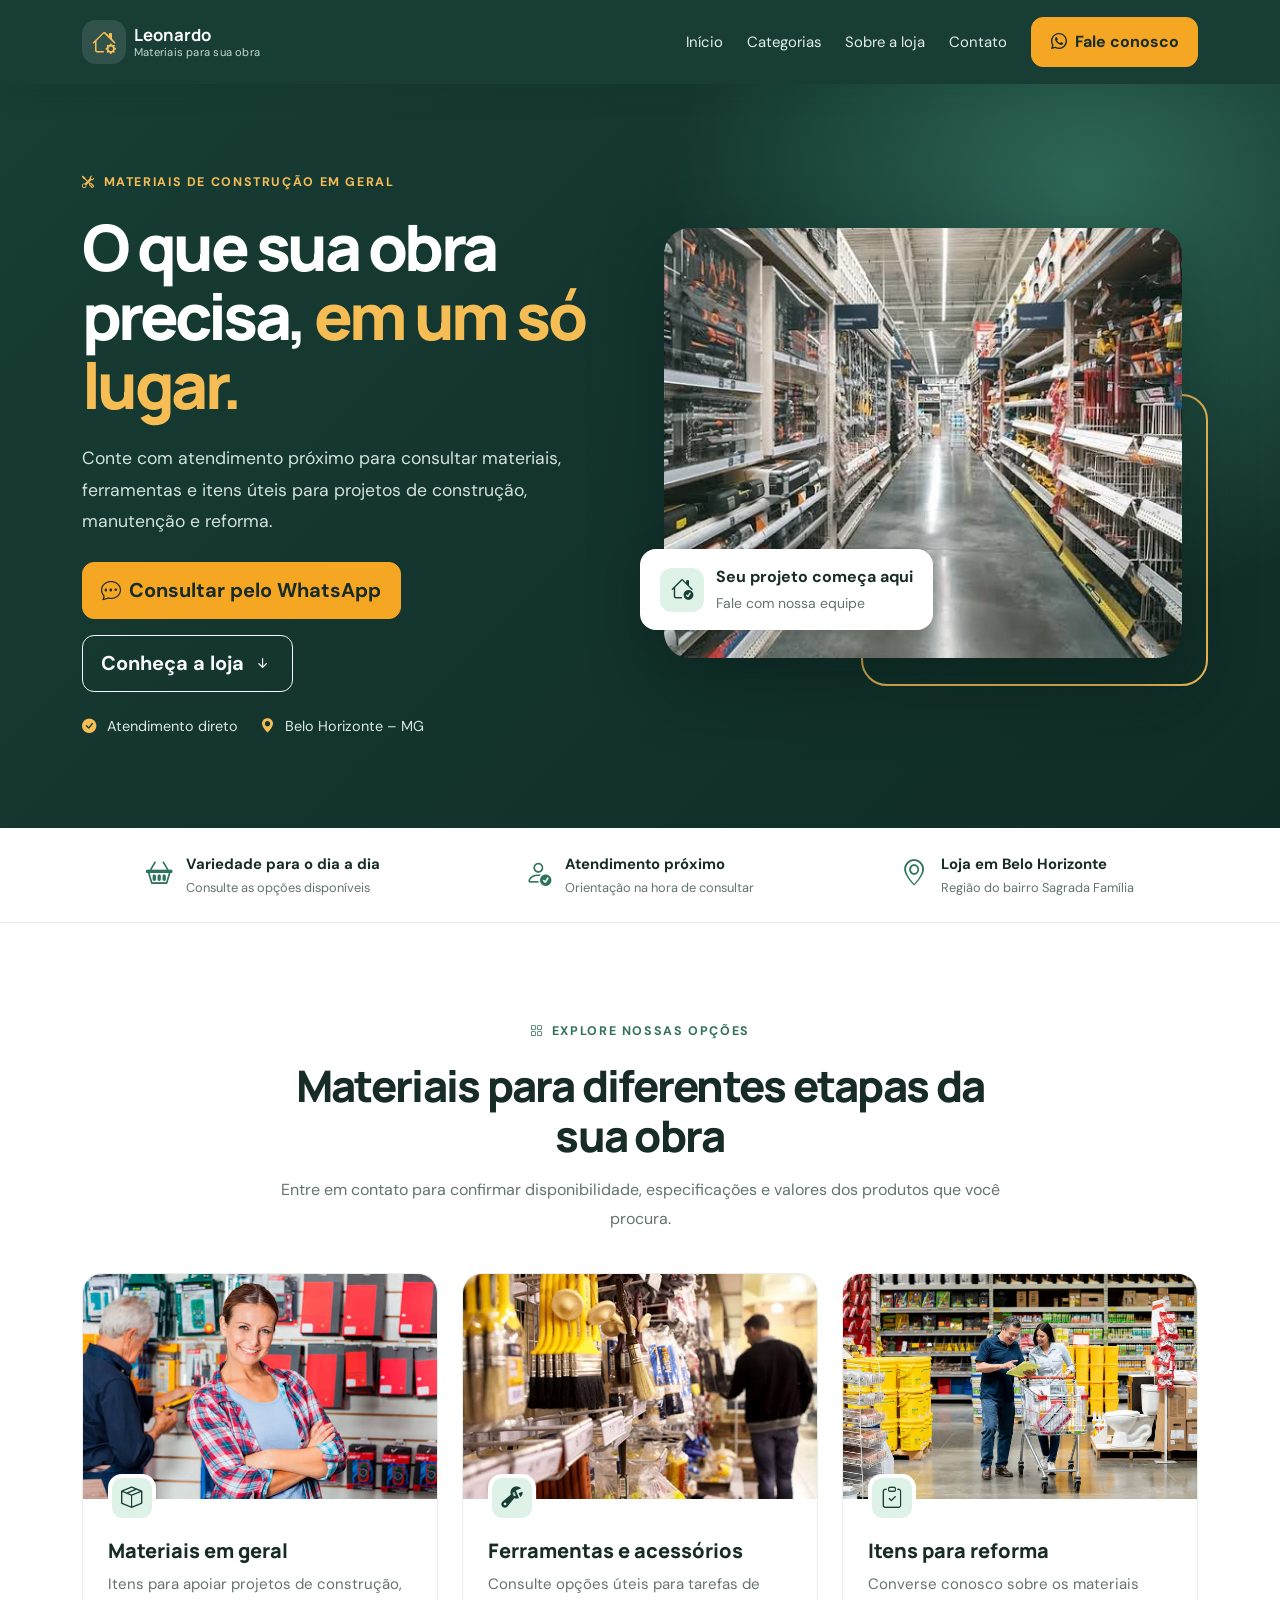
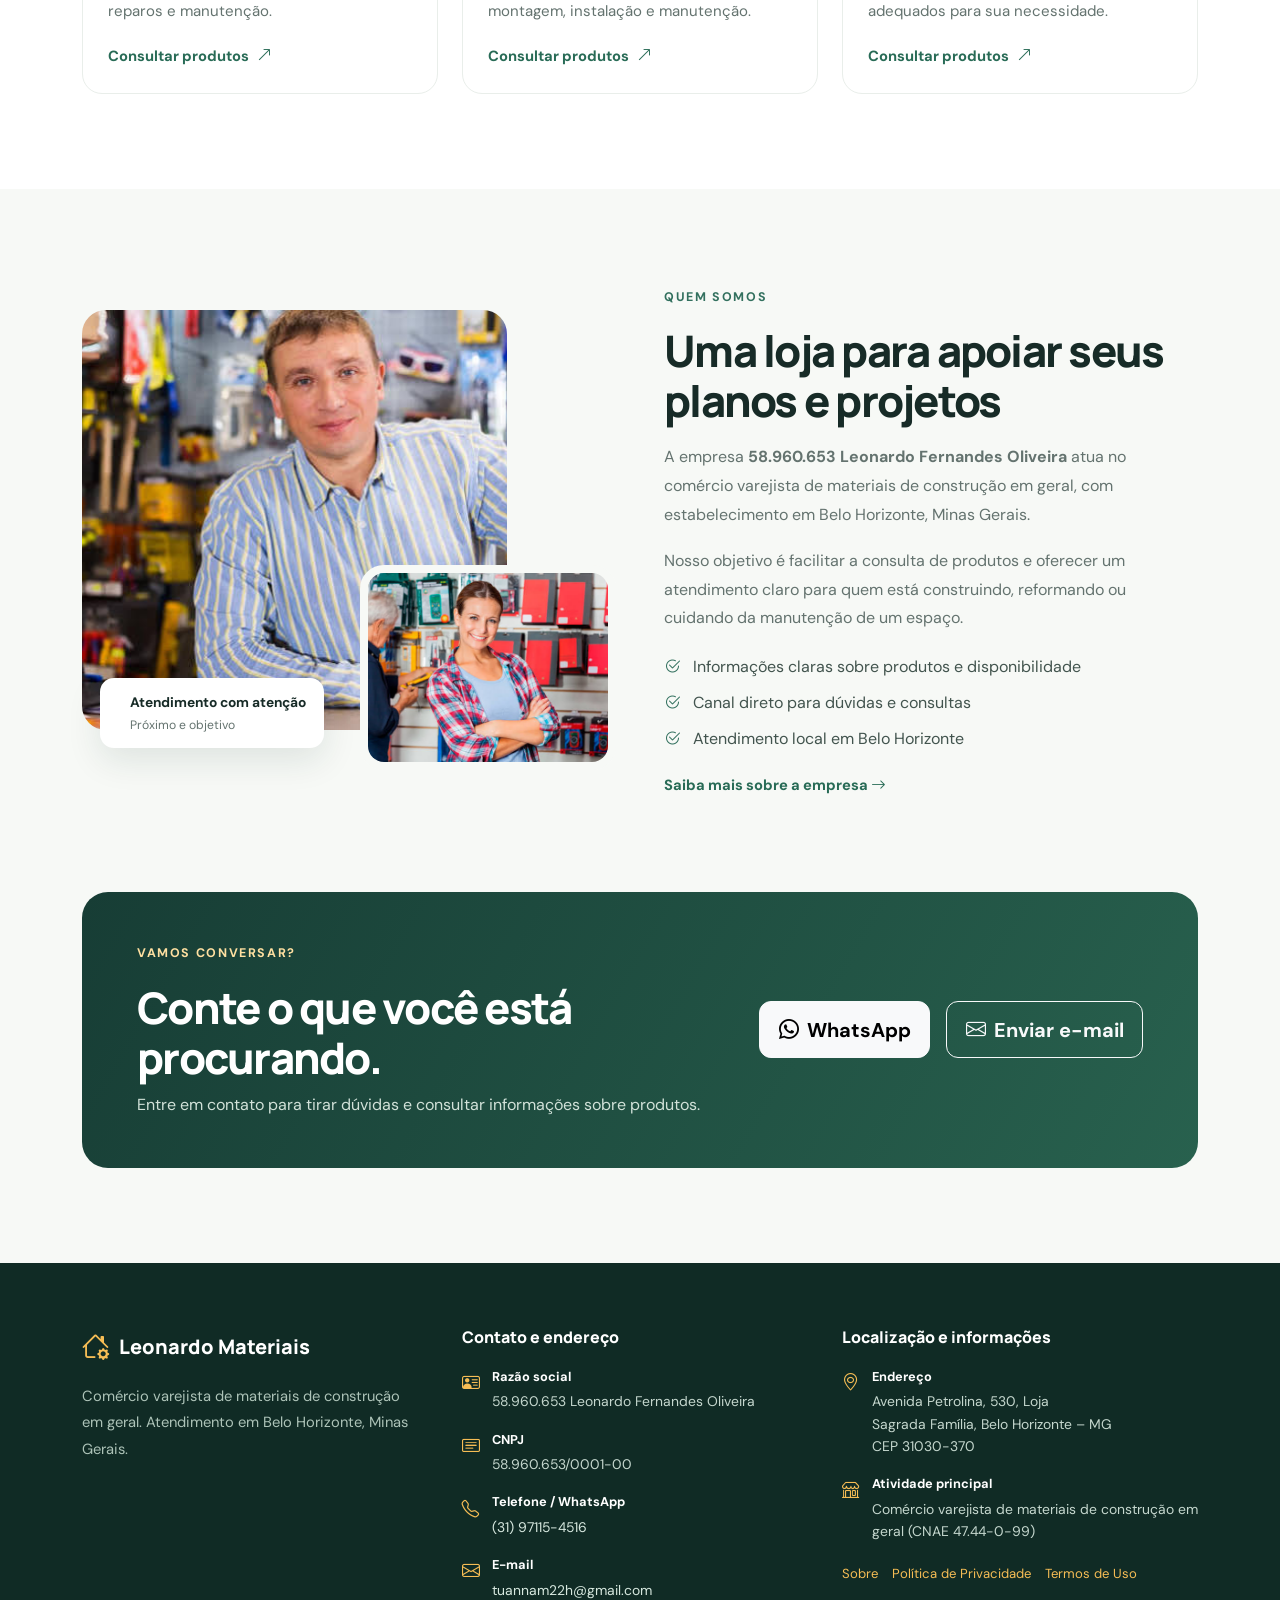
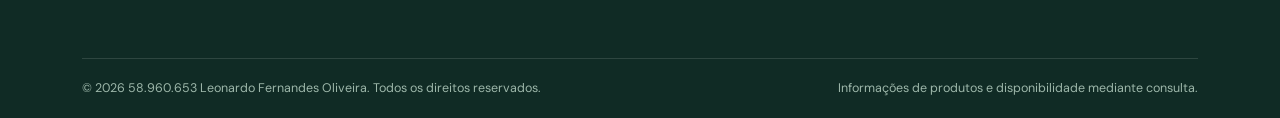
<file: index.html>
<!doctype html>
<html lang="pt-BR">
<head>
  <meta charset="utf-8">
  <meta name="viewport" content="width=device-width, initial-scale=1">
  <meta name="description" content="Materiais de construção em geral em Belo Horizonte, MG. Conheça a loja 58.960.653 Leonardo Fernandes Oliveira e entre em contato para consultar produtos e disponibilidade.">
  <meta name="theme-color" content="#173d35">
  <title>Leonardo Fernandes Oliveira | Materiais de Construção</title>
  <link rel="preconnect" href="https://cdn.jsdelivr.net">
  <link href="https://cdn.jsdelivr.net/npm/bootstrap@5.3.3/dist/css/bootstrap.min.css" rel="stylesheet">
  <link href="https://cdn.jsdelivr.net/npm/bootstrap-icons@1.11.3/font/bootstrap-icons.min.css" rel="stylesheet">
  <link href="styles.css" rel="stylesheet">
</head>
<body>
<nav class="navbar navbar-expand-lg navbar-dark site-nav sticky-top">
  <div class="container">
    <a class="navbar-brand d-flex align-items-center gap-2" href="index.html">
      <span class="brand-mark"><i class="bi bi-house-gear"></i></span>
      <span><strong>Leonardo</strong><small class="d-block brand-sub">Materiais para sua obra</small></span>
    </a>
    <button class="navbar-toggler" type="button" data-bs-toggle="collapse" data-bs-target="#mainNav" aria-controls="mainNav" aria-expanded="false" aria-label="Abrir menu"><span class="navbar-toggler-icon"></span></button>
    <div class="collapse navbar-collapse" id="mainNav">
      <ul class="navbar-nav ms-auto align-items-lg-center gap-lg-2">
        <li class="nav-item"><a class="nav-link" href="#inicio">Início</a></li>
        <li class="nav-item"><a class="nav-link" href="#categorias">Categorias</a></li>
        <li class="nav-item"><a class="nav-link" href="#sobre">Sobre a loja</a></li>
        <li class="nav-item"><a class="nav-link" href="#contato">Contato</a></li>
        <li class="nav-item ms-lg-2"><a class="btn btn-accent" href="https://wa.me/5531971154516" target="_blank" rel="noopener"><i class="bi bi-whatsapp me-2"></i>Fale conosco</a></li>
      </ul>
    </div>
  </div>
</nav>

<main>
<section class="hero-section" id="inicio">
  <div class="container">
    <div class="row align-items-center g-5">
      <div class="col-lg-6">
        <span class="eyebrow"><i class="bi bi-tools me-2"></i>Materiais de construção em geral</span>
        <h1>O que sua obra precisa, <span>em um só lugar.</span></h1>
        <p class="hero-copy">Conte com atendimento próximo para consultar materiais, ferramentas e itens úteis para projetos de construção, manutenção e reforma.</p>
        <div class="d-flex flex-wrap gap-3 mt-4">
          <a class="btn btn-accent btn-lg" href="https://wa.me/5531971154516" target="_blank" rel="noopener"><i class="bi bi-chat-dots me-2"></i>Consultar pelo WhatsApp</a>
          <a class="btn btn-outline-light btn-lg" href="#categorias">Conheça a loja <i class="bi bi-arrow-down-short ms-1"></i></a>
        </div>
        <div class="hero-points mt-4">
          <span><i class="bi bi-check-circle-fill"></i> Atendimento direto</span>
          <span><i class="bi bi-geo-alt-fill"></i> Belo Horizonte – MG</span>
        </div>
      </div>
      <div class="col-lg-6">
        <div class="hero-photo-wrap">
          <img class="hero-photo" src="assets/loja-atendimento.jpg" alt="Atendimento em loja de materiais e acessórios">
          <div class="floating-note"><span class="note-icon"><i class="bi bi-house-check"></i></span><div><strong>Seu projeto começa aqui</strong><small>Fale com nossa equipe</small></div></div>
          <div class="photo-accent"></div>
        </div>
      </div>
    </div>
  </div>
</section>

<section class="trust-strip">
  <div class="container">
    <div class="row g-3">
      <div class="col-md-4"><div class="trust-item"><i class="bi bi-basket2"></i><div><strong>Variedade para o dia a dia</strong><small>Consulte as opções disponíveis</small></div></div></div>
      <div class="col-md-4"><div class="trust-item"><i class="bi bi-person-check"></i><div><strong>Atendimento próximo</strong><small>Orientação na hora de consultar</small></div></div></div>
      <div class="col-md-4"><div class="trust-item"><i class="bi bi-geo-alt"></i><div><strong>Loja em Belo Horizonte</strong><small>Região do bairro Sagrada Família</small></div></div></div>
    </div>
  </div>
</section>

<section class="section-pad" id="categorias">
  <div class="container">
    <div class="section-heading text-center mx-auto">
      <span class="eyebrow dark"><i class="bi bi-grid me-2"></i>Explore nossas opções</span>
      <h2>Materiais para diferentes etapas da sua obra</h2>
      <p>Entre em contato para confirmar disponibilidade, especificações e valores dos produtos que você procura.</p>
    </div>
    <div class="row g-4 mt-2">
      <div class="col-md-6 col-lg-4"><article class="category-card"><img src="assets/materiais-loja.jpg" alt="Produtos e acessórios organizados em prateleiras"><div class="category-content"><span class="category-icon"><i class="bi bi-box-seam"></i></span><h3>Materiais em geral</h3><p>Itens para apoiar projetos de construção, reparos e manutenção.</p><a href="https://wa.me/5531971154516" target="_blank" rel="noopener">Consultar produtos <i class="bi bi-arrow-up-right"></i></a></div></article></div>
      <div class="col-md-6 col-lg-4"><article class="category-card"><img src="assets/corredor-ferramentas.jpg" alt="Corredor de loja com ferramentas e produtos para manutenção"><div class="category-content"><span class="category-icon"><i class="bi bi-wrench-adjustable"></i></span><h3>Ferramentas e acessórios</h3><p>Consulte opções úteis para tarefas de montagem, instalação e manutenção.</p><a href="https://wa.me/5531971154516" target="_blank" rel="noopener">Consultar produtos <i class="bi bi-arrow-up-right"></i></a></div></article></div>
      <div class="col-md-6 col-lg-4"><article class="category-card"><img src="assets/clientes-compras.jpg" alt="Clientes analisando produtos em uma loja de materiais"><div class="category-content"><span class="category-icon"><i class="bi bi-clipboard-check"></i></span><h3>Itens para reforma</h3><p>Converse conosco sobre os materiais adequados para sua necessidade.</p><a href="https://wa.me/5531971154516" target="_blank" rel="noopener">Consultar produtos <i class="bi bi-arrow-up-right"></i></a></div></article></div>
    </div>
  </div>
</section>

<section class="about-section section-pad" id="sobre">
  <div class="container">
    <div class="row align-items-center g-5">
      <div class="col-lg-6">
        <div class="about-image-grid">
          <img class="about-img-main" src="assets/atendimento-balcao.jpg" alt="Atendimento no balcão de uma loja">
          <img class="about-img-small" src="assets/materiais-loja.jpg" alt="Prateleiras com produtos para a casa e construção">
          <div class="experience-chip"><i class="bi bi-heart-handshake"></i><span><strong>Atendimento com atenção</strong><small>Próximo e objetivo</small></span></div>
        </div>
      </div>
      <div class="col-lg-6">
        <span class="eyebrow dark">Quem somos</span>
        <h2>Uma loja para apoiar seus planos e projetos</h2>
        <p>A empresa <strong>58.960.653 Leonardo Fernandes Oliveira</strong> atua no comércio varejista de materiais de construção em geral, com estabelecimento em Belo Horizonte, Minas Gerais.</p>
        <p>Nosso objetivo é facilitar a consulta de produtos e oferecer um atendimento claro para quem está construindo, reformando ou cuidando da manutenção de um espaço.</p>
        <ul class="check-list">
          <li><i class="bi bi-check2-circle"></i> Informações claras sobre produtos e disponibilidade</li>
          <li><i class="bi bi-check2-circle"></i> Canal direto para dúvidas e consultas</li>
          <li><i class="bi bi-check2-circle"></i> Atendimento local em Belo Horizonte</li>
        </ul>
        <a href="sobre.html" class="text-link">Saiba mais sobre a empresa <i class="bi bi-arrow-right"></i></a>
      </div>
    </div>
  </div>
</section>

<section class="contact-banner" id="contato">
  <div class="container">
    <div class="contact-panel">
      <div><span class="eyebrow light">Vamos conversar?</span><h2>Conte o que você está procurando.</h2><p>Entre em contato para tirar dúvidas e consultar informações sobre produtos.</p></div>
      <div class="d-flex flex-wrap gap-3"><a class="btn btn-light btn-lg" href="https://wa.me/5531971154516" target="_blank" rel="noopener"><i class="bi bi-whatsapp me-2"></i>WhatsApp</a><a class="btn btn-outline-light btn-lg" href="mailto:tuannam22h@gmail.com"><i class="bi bi-envelope me-2"></i>Enviar e-mail</a></div>
    </div>
  </div>
</section>
</main>

<footer class="site-footer">
  <div class="container">
    <div class="row g-4 footer-main">
      <div class="col-lg-4"><a class="footer-brand" href="index.html"><i class="bi bi-house-gear"></i> Leonardo Materiais</a><p>Comércio varejista de materiais de construção em geral. Atendimento em Belo Horizonte, Minas Gerais.</p></div>
      <div class="col-sm-6 col-lg-4"><h3>Contato e endereço</h3><ul class="footer-list">
        <li><i class="bi bi-person-vcard"></i><span><strong>Razão social</strong>58.960.653 Leonardo Fernandes Oliveira</span></li>
        <li><i class="bi bi-card-text"></i><span><strong>CNPJ</strong>58.960.653/0001-00</span></li>
        <li><i class="bi bi-telephone"></i><span><strong>Telefone / WhatsApp</strong><a href="tel:+5531971154516">(31) 97115-4516</a></span></li>
        <li><i class="bi bi-envelope"></i><span><strong>E-mail</strong><a href="mailto:tuannam22h@gmail.com">tuannam22h@gmail.com</a></span></li>
      </ul></div>
      <div class="col-sm-6 col-lg-4"><h3>Localização e informações</h3><ul class="footer-list">
        <li><i class="bi bi-geo-alt"></i><span><strong>Endereço</strong>Avenida Petrolina, 530, Loja<br>Sagrada Família, Belo Horizonte – MG<br>CEP 31030-370</span></li>
        <li><i class="bi bi-shop"></i><span><strong>Atividade principal</strong>Comércio varejista de materiais de construção em geral (CNAE 47.44-0-99)</span></li>
      </ul><div class="footer-links"><a href="sobre.html">Sobre</a><a href="politica-privacidade.html">Política de Privacidade</a><a href="termos-uso.html">Termos de Uso</a></div></div>
    </div>
    <div class="footer-bottom"><span>© <span id="year"></span> 58.960.653 Leonardo Fernandes Oliveira. Todos os direitos reservados.</span><span>Informações de produtos e disponibilidade mediante consulta.</span></div>
  </div>
</footer>
<script src="https://cdn.jsdelivr.net/npm/bootstrap@5.3.3/dist/js/bootstrap.bundle.min.js"></script>
<script>document.getElementById('year').textContent = new Date().getFullYear();</script>
</body>
</html>
</file>
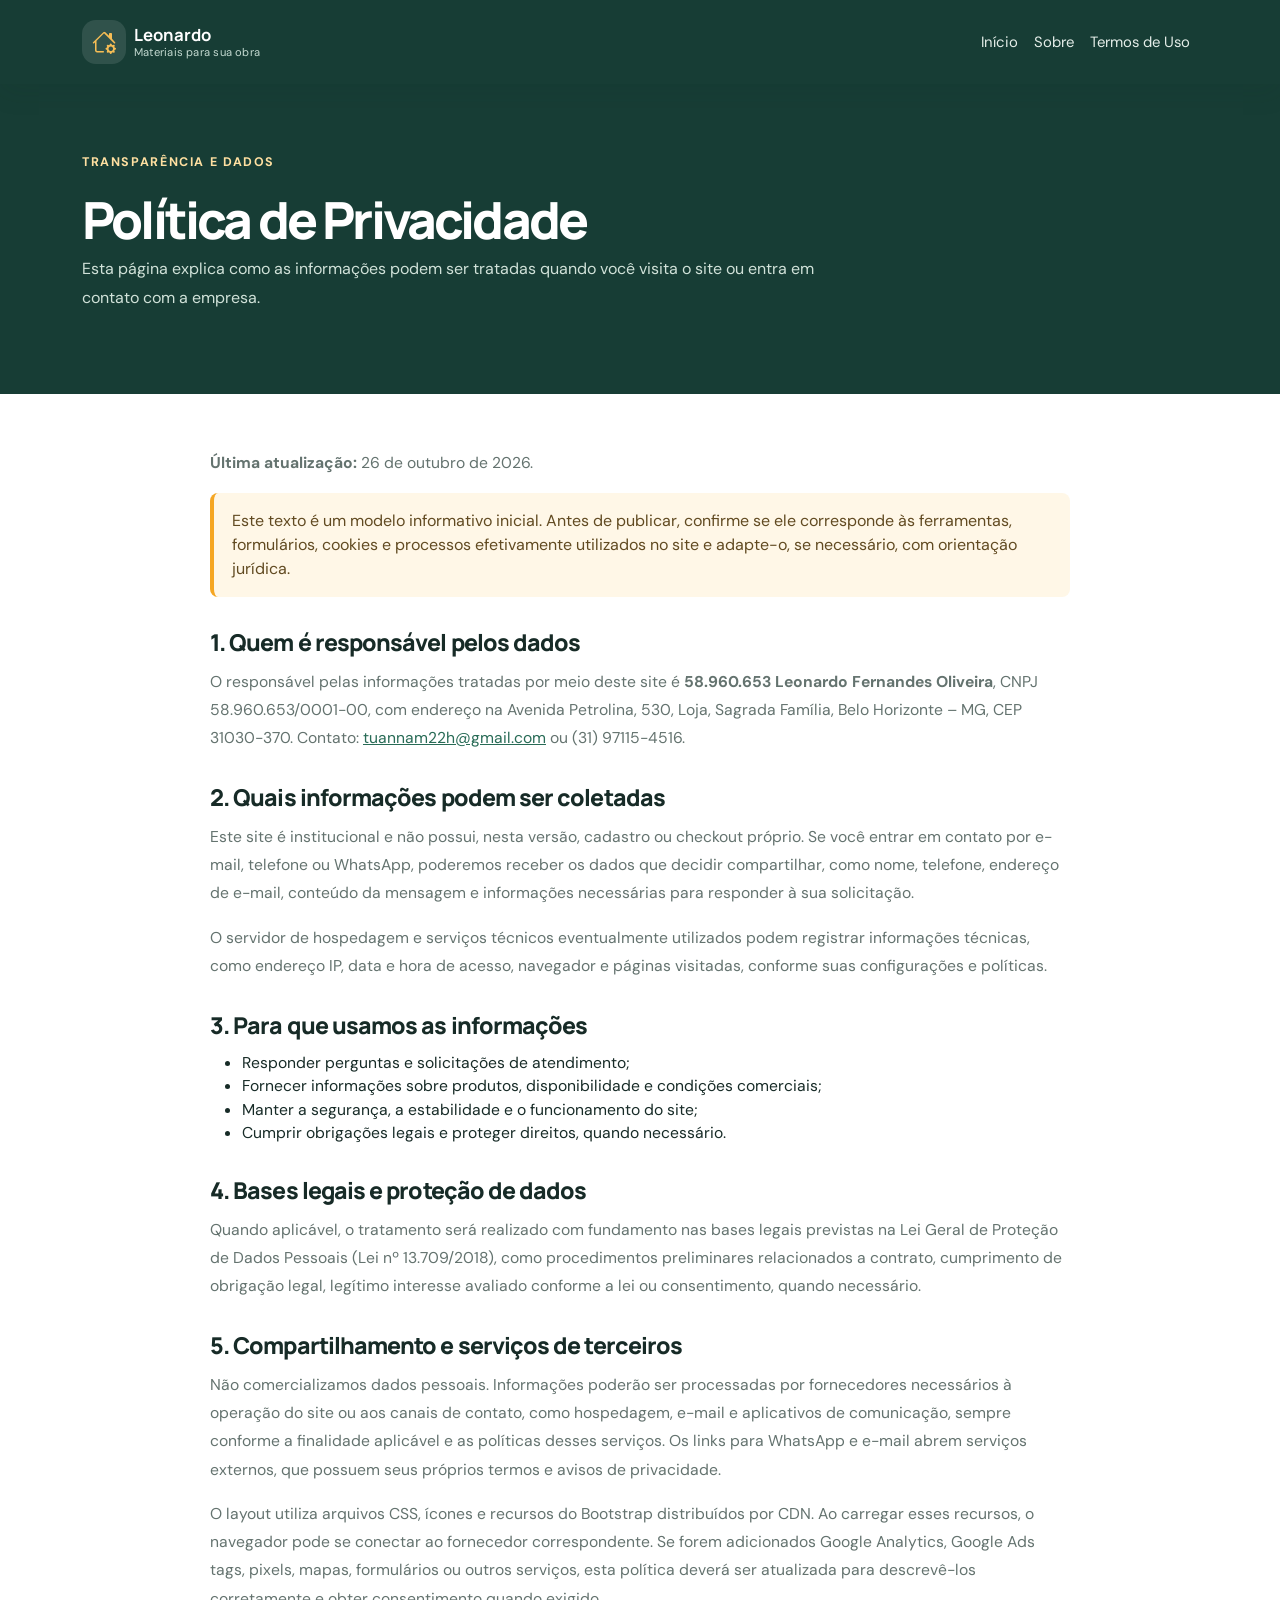
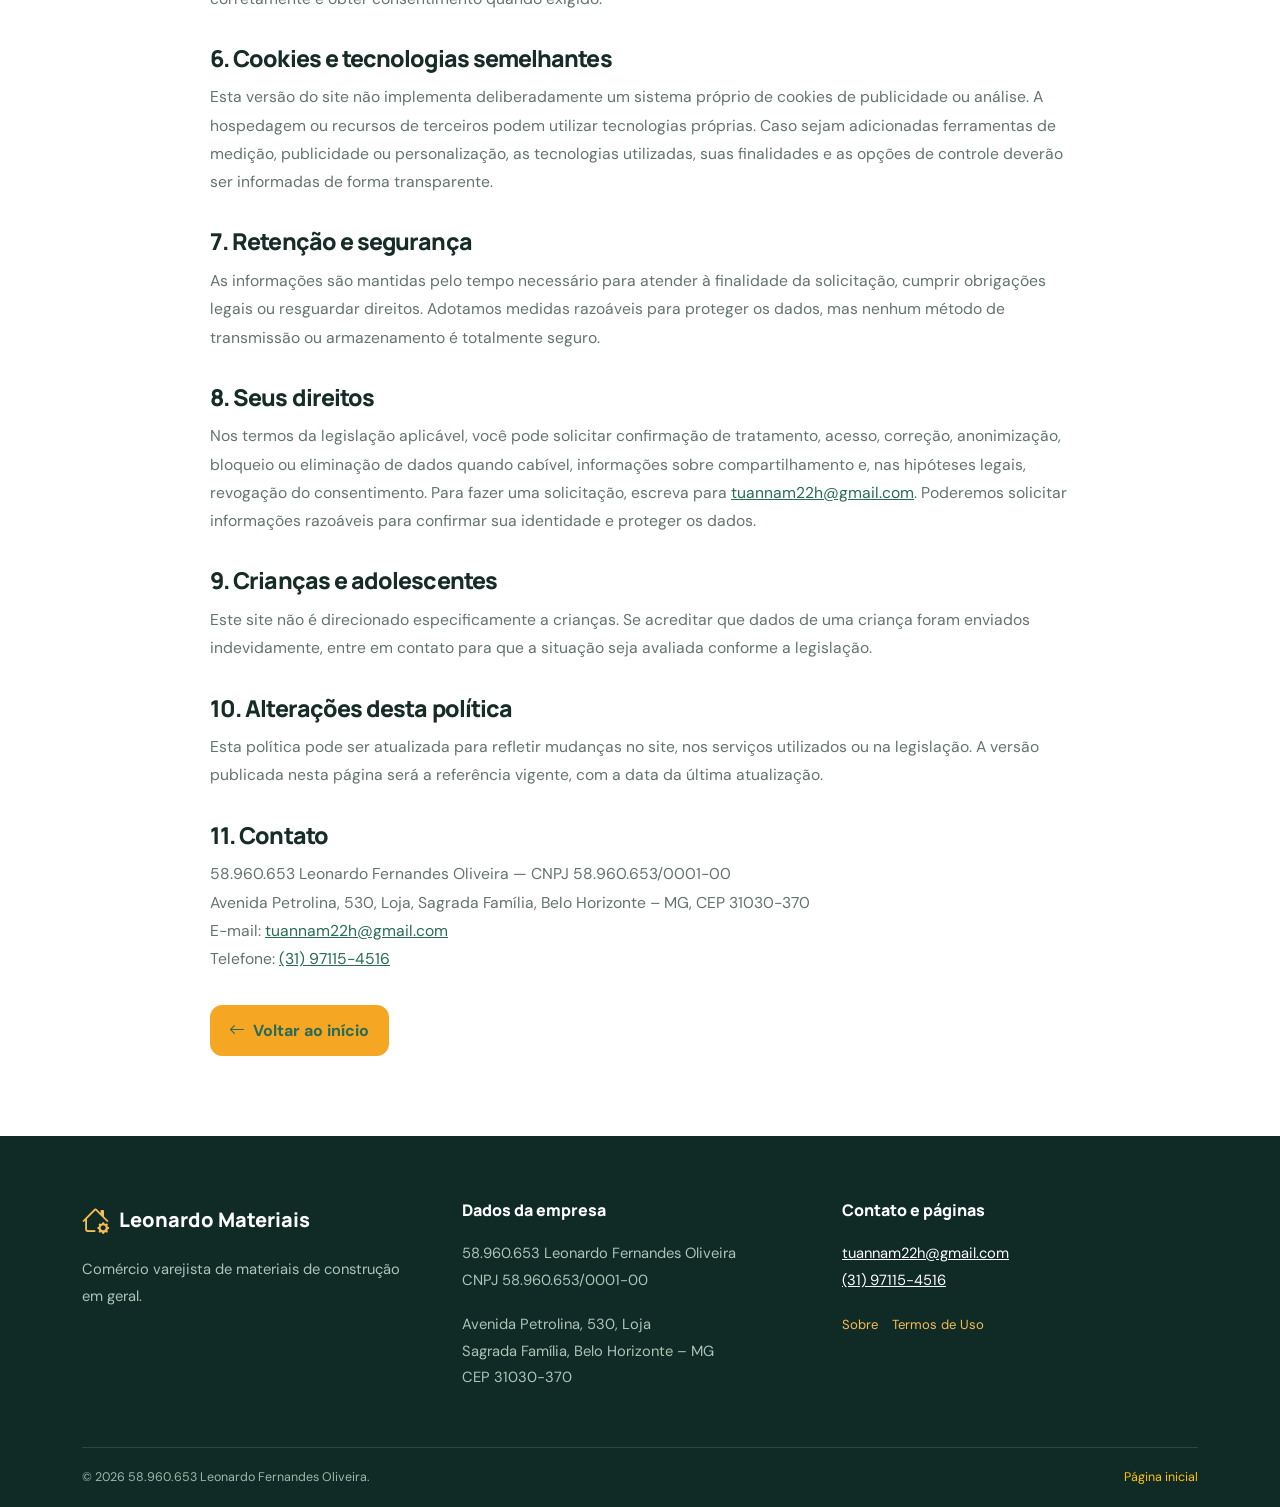
<file: politica-privacidade.html>
<!doctype html><html lang="pt-BR"><head><meta charset="utf-8"><meta name="viewport" content="width=device-width, initial-scale=1"><meta name="description" content="Política de Privacidade da empresa 58.960.653 Leonardo Fernandes Oliveira."><title>Política de Privacidade | Leonardo Materiais</title><link href="https://cdn.jsdelivr.net/npm/bootstrap@5.3.3/dist/css/bootstrap.min.css" rel="stylesheet"><link href="https://cdn.jsdelivr.net/npm/bootstrap-icons@1.11.3/font/bootstrap-icons.min.css" rel="stylesheet"><link href="styles.css" rel="stylesheet"></head><body>
<nav class="navbar navbar-expand-lg navbar-dark site-nav"><div class="container"><a class="navbar-brand d-flex align-items-center gap-2" href="index.html"><span class="brand-mark"><i class="bi bi-house-gear"></i></span><span><strong>Leonardo</strong><small class="d-block brand-sub">Materiais para sua obra</small></span></a><button class="navbar-toggler" type="button" data-bs-toggle="collapse" data-bs-target="#mainNav" aria-controls="mainNav" aria-expanded="false" aria-label="Abrir menu"><span class="navbar-toggler-icon"></span></button><div class="collapse navbar-collapse" id="mainNav"><ul class="navbar-nav ms-auto"><li class="nav-item"><a class="nav-link" href="index.html">Início</a></li><li class="nav-item"><a class="nav-link" href="sobre.html">Sobre</a></li><li class="nav-item"><a class="nav-link" href="termos-uso.html">Termos de Uso</a></li></ul></div></div></nav>
<header class="legal-hero"><div class="container"><span class="eyebrow light">Transparência e dados</span><h1>Política de Privacidade</h1><p>Esta página explica como as informações podem ser tratadas quando você visita o site ou entra em contato com a empresa.</p></div></header>
<main class="legal-content"><p><strong>Última atualização:</strong> 26 de outubro de 2026.</p><div class="notice">Este texto é um modelo informativo inicial. Antes de publicar, confirme se ele corresponde às ferramentas, formulários, cookies e processos efetivamente utilizados no site e adapte-o, se necessário, com orientação jurídica.</div>
<h2>1. Quem é responsável pelos dados</h2><p>O responsável pelas informações tratadas por meio deste site é <strong>58.960.653 Leonardo Fernandes Oliveira</strong>, CNPJ 58.960.653/0001-00, com endereço na Avenida Petrolina, 530, Loja, Sagrada Família, Belo Horizonte – MG, CEP 31030-370. Contato: <a href="mailto:tuannam22h@gmail.com">tuannam22h@gmail.com</a> ou (31) 97115-4516.</p>
<h2>2. Quais informações podem ser coletadas</h2><p>Este site é institucional e não possui, nesta versão, cadastro ou checkout próprio. Se você entrar em contato por e-mail, telefone ou WhatsApp, poderemos receber os dados que decidir compartilhar, como nome, telefone, endereço de e-mail, conteúdo da mensagem e informações necessárias para responder à sua solicitação.</p><p>O servidor de hospedagem e serviços técnicos eventualmente utilizados podem registrar informações técnicas, como endereço IP, data e hora de acesso, navegador e páginas visitadas, conforme suas configurações e políticas.</p>
<h2>3. Para que usamos as informações</h2><ul><li>Responder perguntas e solicitações de atendimento;</li><li>Fornecer informações sobre produtos, disponibilidade e condições comerciais;</li><li>Manter a segurança, a estabilidade e o funcionamento do site;</li><li>Cumprir obrigações legais e proteger direitos, quando necessário.</li></ul>
<h2>4. Bases legais e proteção de dados</h2><p>Quando aplicável, o tratamento será realizado com fundamento nas bases legais previstas na Lei Geral de Proteção de Dados Pessoais (Lei nº 13.709/2018), como procedimentos preliminares relacionados a contrato, cumprimento de obrigação legal, legítimo interesse avaliado conforme a lei ou consentimento, quando necessário.</p>
<h2>5. Compartilhamento e serviços de terceiros</h2><p>Não comercializamos dados pessoais. Informações poderão ser processadas por fornecedores necessários à operação do site ou aos canais de contato, como hospedagem, e-mail e aplicativos de comunicação, sempre conforme a finalidade aplicável e as políticas desses serviços. Os links para WhatsApp e e-mail abrem serviços externos, que possuem seus próprios termos e avisos de privacidade.</p><p>O layout utiliza arquivos CSS, ícones e recursos do Bootstrap distribuídos por CDN. Ao carregar esses recursos, o navegador pode se conectar ao fornecedor correspondente. Se forem adicionados Google Analytics, Google Ads tags, pixels, mapas, formulários ou outros serviços, esta política deverá ser atualizada para descrevê-los corretamente e obter consentimento quando exigido.</p>
<h2>6. Cookies e tecnologias semelhantes</h2><p>Esta versão do site não implementa deliberadamente um sistema próprio de cookies de publicidade ou análise. A hospedagem ou recursos de terceiros podem utilizar tecnologias próprias. Caso sejam adicionadas ferramentas de medição, publicidade ou personalização, as tecnologias utilizadas, suas finalidades e as opções de controle deverão ser informadas de forma transparente.</p>
<h2>7. Retenção e segurança</h2><p>As informações são mantidas pelo tempo necessário para atender à finalidade da solicitação, cumprir obrigações legais ou resguardar direitos. Adotamos medidas razoáveis para proteger os dados, mas nenhum método de transmissão ou armazenamento é totalmente seguro.</p>
<h2>8. Seus direitos</h2><p>Nos termos da legislação aplicável, você pode solicitar confirmação de tratamento, acesso, correção, anonimização, bloqueio ou eliminação de dados quando cabível, informações sobre compartilhamento e, nas hipóteses legais, revogação do consentimento. Para fazer uma solicitação, escreva para <a href="mailto:tuannam22h@gmail.com">tuannam22h@gmail.com</a>. Poderemos solicitar informações razoáveis para confirmar sua identidade e proteger os dados.</p>
<h2>9. Crianças e adolescentes</h2><p>Este site não é direcionado especificamente a crianças. Se acreditar que dados de uma criança foram enviados indevidamente, entre em contato para que a situação seja avaliada conforme a legislação.</p>
<h2>10. Alterações desta política</h2><p>Esta política pode ser atualizada para refletir mudanças no site, nos serviços utilizados ou na legislação. A versão publicada nesta página será a referência vigente, com a data da última atualização.</p>
<h2>11. Contato</h2><p>58.960.653 Leonardo Fernandes Oliveira — CNPJ 58.960.653/0001-00<br>Avenida Petrolina, 530, Loja, Sagrada Família, Belo Horizonte – MG, CEP 31030-370<br>E-mail: <a href="mailto:tuannam22h@gmail.com">tuannam22h@gmail.com</a><br>Telefone: <a href="tel:+5531971154516">(31) 97115-4516</a></p><a class="btn btn-accent mt-3" href="index.html"><i class="bi bi-arrow-left me-2"></i>Voltar ao início</a></main>
<footer class="site-footer"><div class="container"><div class="row g-4 footer-main"><div class="col-md-4"><a class="footer-brand" href="index.html"><i class="bi bi-house-gear"></i> Leonardo Materiais</a><p>Comércio varejista de materiais de construção em geral.</p></div><div class="col-md-4"><h3>Dados da empresa</h3><p>58.960.653 Leonardo Fernandes Oliveira<br>CNPJ 58.960.653/0001-00</p><p>Avenida Petrolina, 530, Loja<br>Sagrada Família, Belo Horizonte – MG<br>CEP 31030-370</p></div><div class="col-md-4"><h3>Contato e páginas</h3><p><a class="text-white" href="mailto:tuannam22h@gmail.com">tuannam22h@gmail.com</a><br><a class="text-white" href="tel:+5531971154516">(31) 97115-4516</a></p><div class="footer-links"><a href="sobre.html">Sobre</a><a href="termos-uso.html">Termos de Uso</a></div></div></div><div class="footer-bottom"><span>© 2026 58.960.653 Leonardo Fernandes Oliveira.</span><a class="text-warning text-decoration-none" href="index.html">Página inicial</a></div></div></footer><script src="https://cdn.jsdelivr.net/npm/bootstrap@5.3.3/dist/js/bootstrap.bundle.min.js"></script></body></html>
</file>
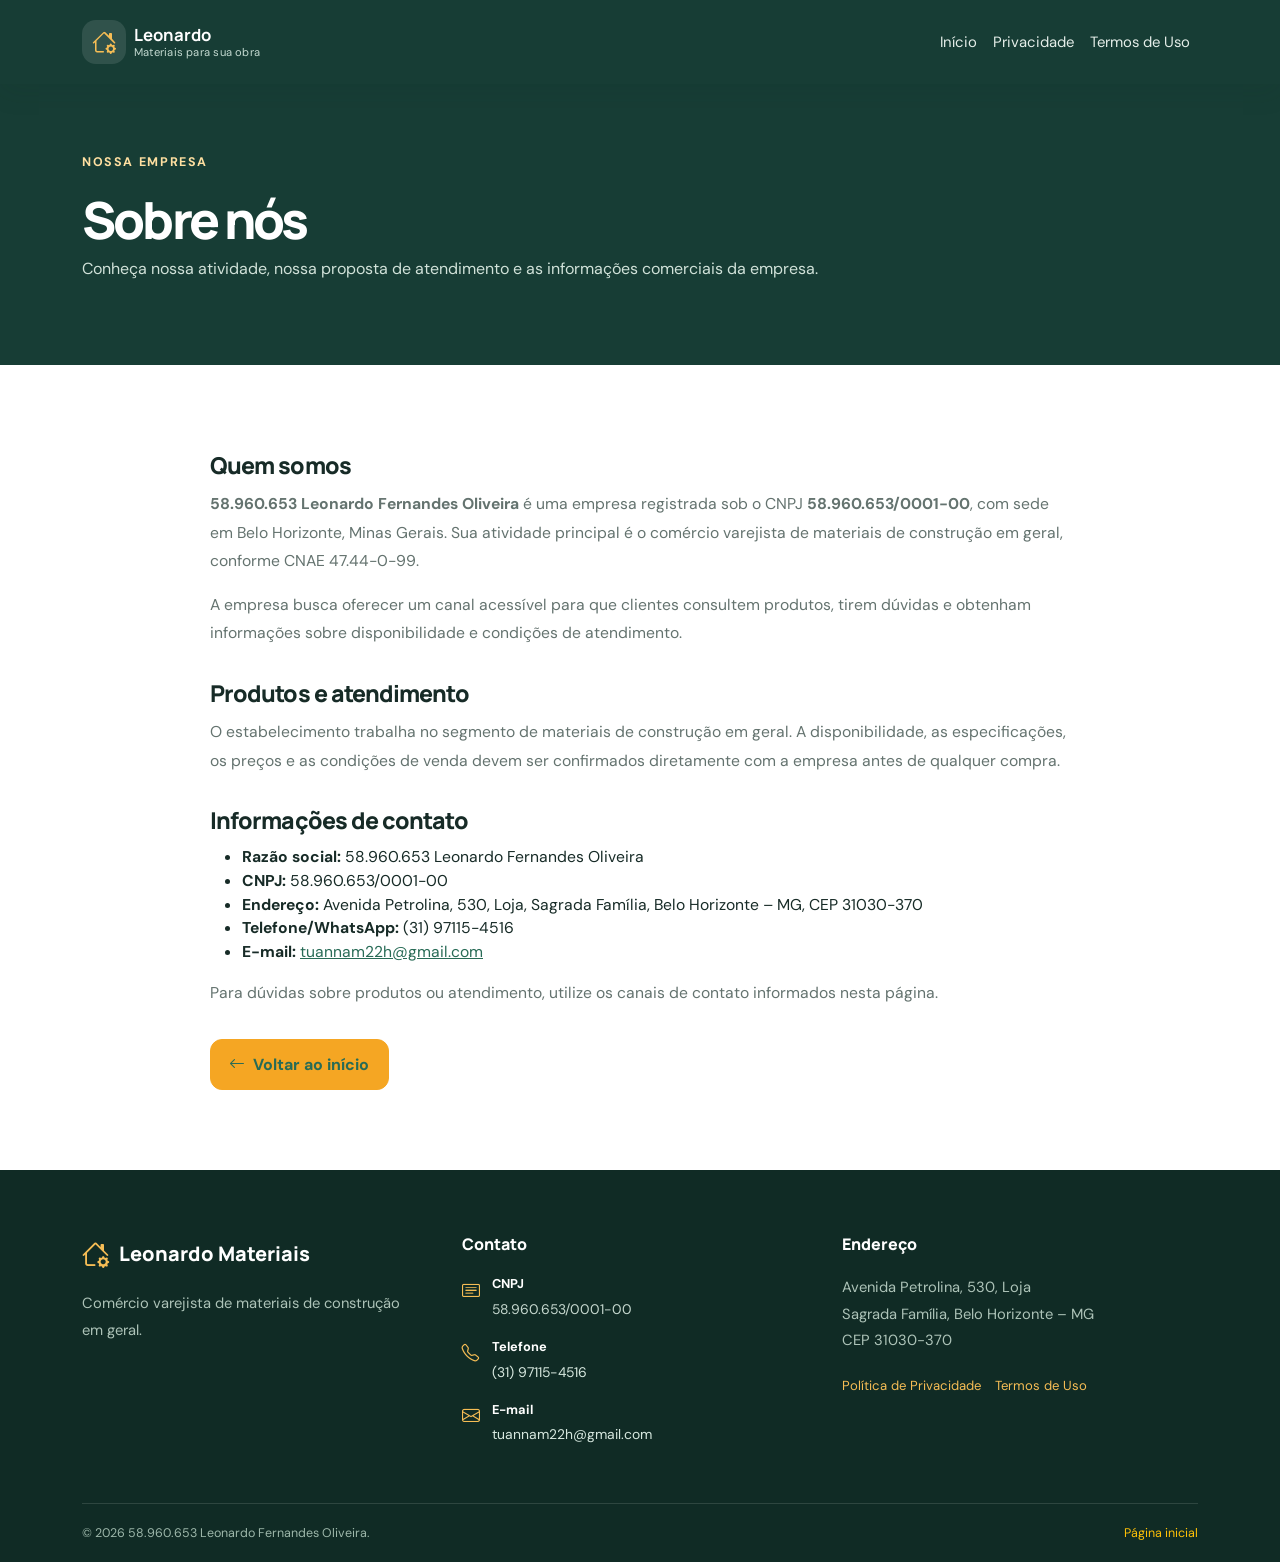
<file: sobre.html>
<!doctype html><html lang="pt-BR"><head><meta charset="utf-8"><meta name="viewport" content="width=device-width, initial-scale=1"><meta name="description" content="Conheça a empresa 58.960.653 Leonardo Fernandes Oliveira, comércio varejista de materiais de construção em Belo Horizonte."><title>Sobre a empresa | Leonardo Materiais</title><link href="https://cdn.jsdelivr.net/npm/bootstrap@5.3.3/dist/css/bootstrap.min.css" rel="stylesheet"><link href="https://cdn.jsdelivr.net/npm/bootstrap-icons@1.11.3/font/bootstrap-icons.min.css" rel="stylesheet"><link href="styles.css" rel="stylesheet"></head><body>
<nav class="navbar navbar-expand-lg navbar-dark site-nav"><div class="container"><a class="navbar-brand d-flex align-items-center gap-2" href="index.html"><span class="brand-mark"><i class="bi bi-house-gear"></i></span><span><strong>Leonardo</strong><small class="d-block brand-sub">Materiais para sua obra</small></span></a><button class="navbar-toggler" type="button" data-bs-toggle="collapse" data-bs-target="#mainNav" aria-controls="mainNav" aria-expanded="false" aria-label="Abrir menu"><span class="navbar-toggler-icon"></span></button><div class="collapse navbar-collapse" id="mainNav"><ul class="navbar-nav ms-auto"><li class="nav-item"><a class="nav-link" href="index.html">Início</a></li><li class="nav-item"><a class="nav-link" href="politica-privacidade.html">Privacidade</a></li><li class="nav-item"><a class="nav-link" href="termos-uso.html">Termos de Uso</a></li></ul></div></div></nav>
<header class="legal-hero"><div class="container"><span class="eyebrow light">Nossa empresa</span><h1>Sobre nós</h1><p>Conheça nossa atividade, nossa proposta de atendimento e as informações comerciais da empresa.</p></div></header>
<main class="legal-content"><h2>Quem somos</h2><p><strong>58.960.653 Leonardo Fernandes Oliveira</strong> é uma empresa registrada sob o CNPJ <strong>58.960.653/0001-00</strong>, com sede em Belo Horizonte, Minas Gerais. Sua atividade principal é o comércio varejista de materiais de construção em geral, conforme CNAE 47.44-0-99.</p><p>A empresa busca oferecer um canal acessível para que clientes consultem produtos, tirem dúvidas e obtenham informações sobre disponibilidade e condições de atendimento.</p><h2>Produtos e atendimento</h2><p>O estabelecimento trabalha no segmento de materiais de construção em geral. A disponibilidade, as especificações, os preços e as condições de venda devem ser confirmados diretamente com a empresa antes de qualquer compra.</p><h2>Informações de contato</h2><ul><li><strong>Razão social:</strong> 58.960.653 Leonardo Fernandes Oliveira</li><li><strong>CNPJ:</strong> 58.960.653/0001-00</li><li><strong>Endereço:</strong> Avenida Petrolina, 530, Loja, Sagrada Família, Belo Horizonte – MG, CEP 31030-370</li><li><strong>Telefone/WhatsApp:</strong> (31) 97115-4516</li><li><strong>E-mail:</strong> <a href="mailto:tuannam22h@gmail.com">tuannam22h@gmail.com</a></li></ul><p>Para dúvidas sobre produtos ou atendimento, utilize os canais de contato informados nesta página.</p><a class="btn btn-accent mt-3" href="index.html"><i class="bi bi-arrow-left me-2"></i>Voltar ao início</a></main>
<footer class="site-footer"><div class="container"><div class="row g-4 footer-main"><div class="col-md-4"><a class="footer-brand" href="index.html"><i class="bi bi-house-gear"></i> Leonardo Materiais</a><p>Comércio varejista de materiais de construção em geral.</p></div><div class="col-md-4"><h3>Contato</h3><ul class="footer-list"><li><i class="bi bi-card-text"></i><span><strong>CNPJ</strong>58.960.653/0001-00</span></li><li><i class="bi bi-telephone"></i><span><strong>Telefone</strong><a href="tel:+5531971154516">(31) 97115-4516</a></span></li><li><i class="bi bi-envelope"></i><span><strong>E-mail</strong><a href="mailto:tuannam22h@gmail.com">tuannam22h@gmail.com</a></span></li></ul></div><div class="col-md-4"><h3>Endereço</h3><p>Avenida Petrolina, 530, Loja<br>Sagrada Família, Belo Horizonte – MG<br>CEP 31030-370</p><div class="footer-links"><a href="politica-privacidade.html">Política de Privacidade</a><a href="termos-uso.html">Termos de Uso</a></div></div></div><div class="footer-bottom"><span>© 2026 58.960.653 Leonardo Fernandes Oliveira.</span><a class="text-warning text-decoration-none" href="index.html">Página inicial</a></div></div></footer><script src="https://cdn.jsdelivr.net/npm/bootstrap@5.3.3/dist/js/bootstrap.bundle.min.js"></script></body></html>
</file>
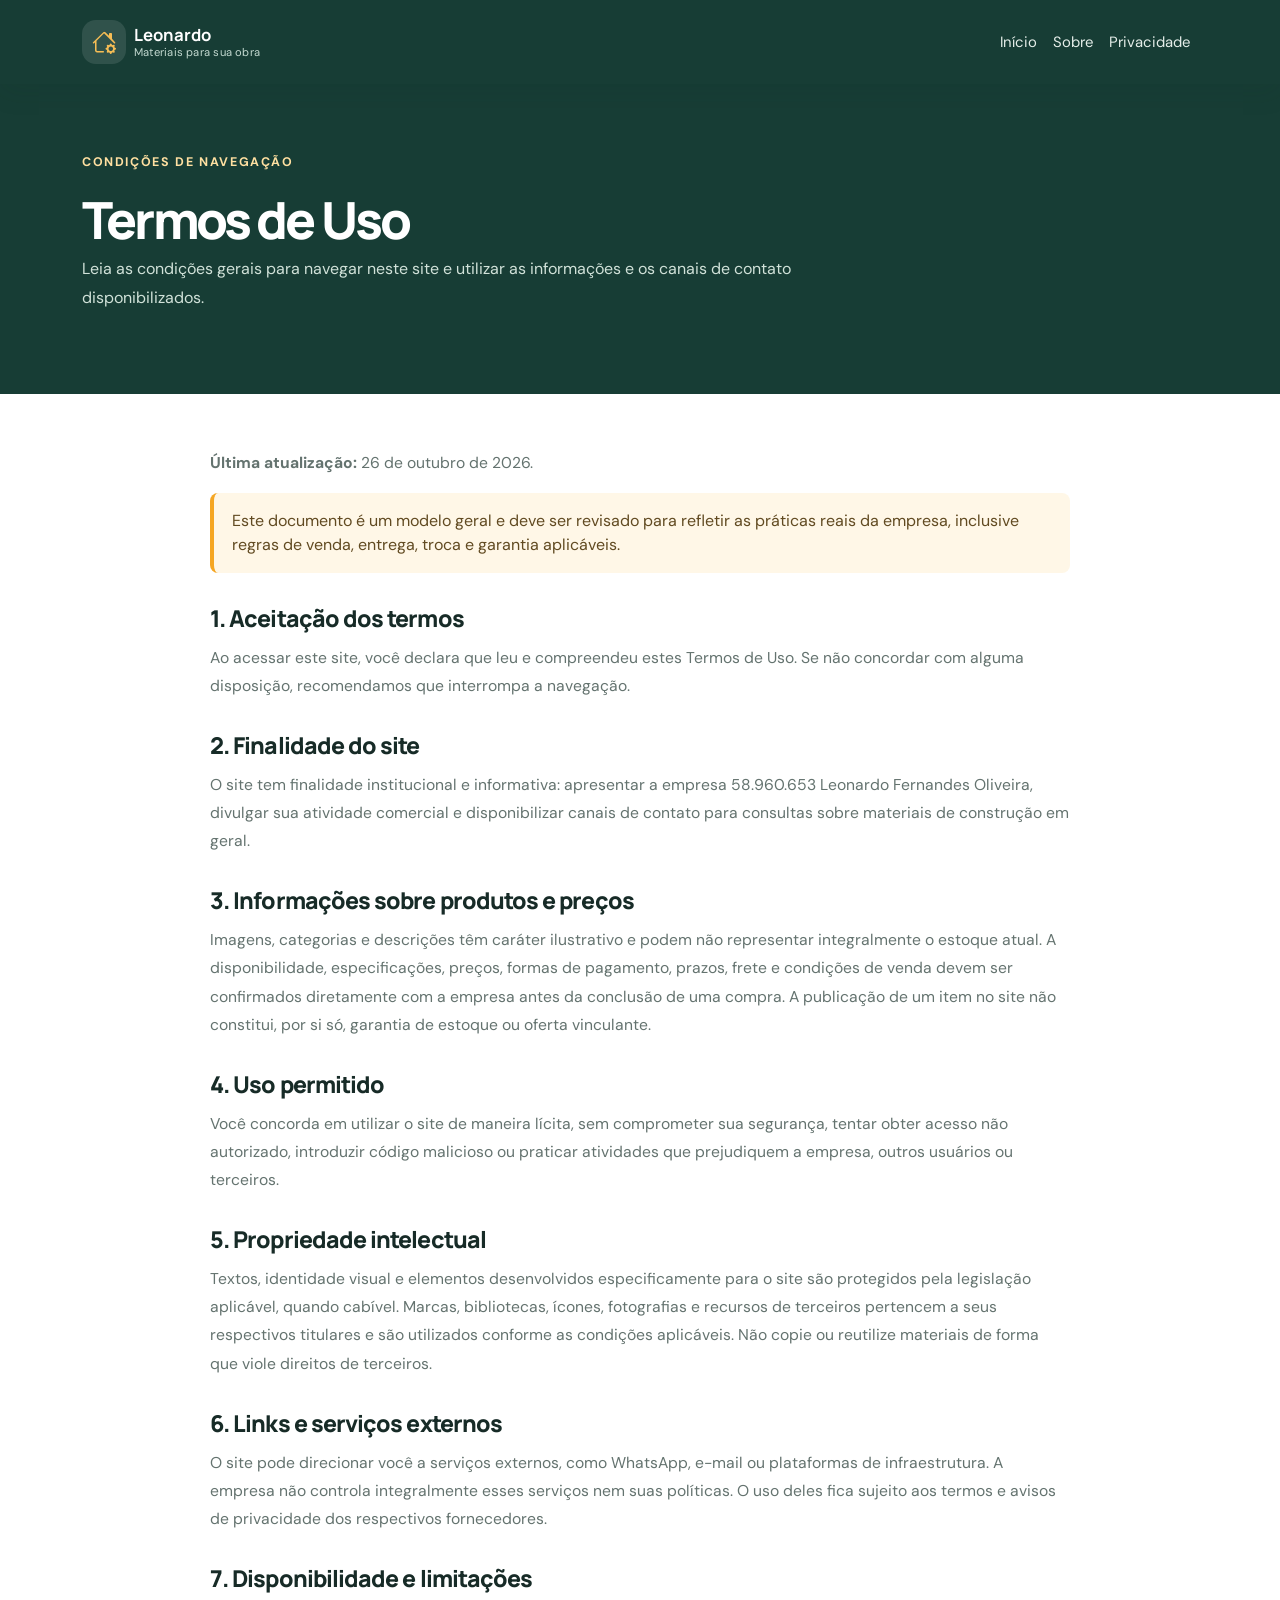
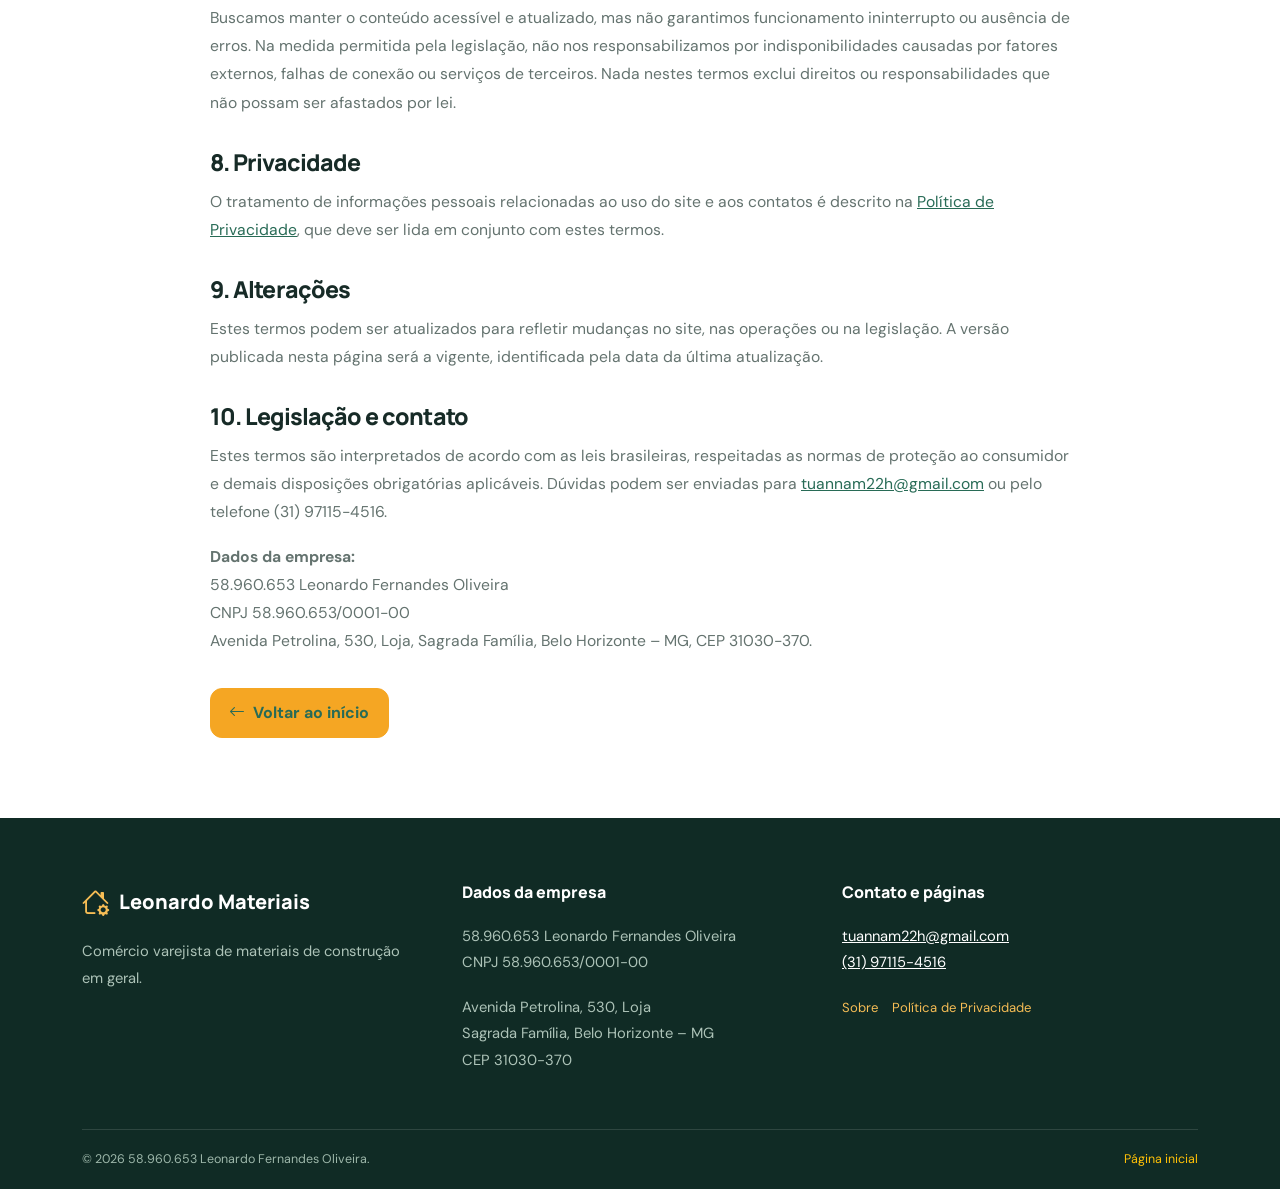
<file: termos-uso.html>
<!doctype html><html lang="pt-BR"><head><meta charset="utf-8"><meta name="viewport" content="width=device-width, initial-scale=1"><meta name="description" content="Termos de Uso do site da empresa 58.960.653 Leonardo Fernandes Oliveira."><title>Termos de Uso | Leonardo Materiais</title><link href="https://cdn.jsdelivr.net/npm/bootstrap@5.3.3/dist/css/bootstrap.min.css" rel="stylesheet"><link href="https://cdn.jsdelivr.net/npm/bootstrap-icons@1.11.3/font/bootstrap-icons.min.css" rel="stylesheet"><link href="styles.css" rel="stylesheet"></head><body>
<nav class="navbar navbar-expand-lg navbar-dark site-nav"><div class="container"><a class="navbar-brand d-flex align-items-center gap-2" href="index.html"><span class="brand-mark"><i class="bi bi-house-gear"></i></span><span><strong>Leonardo</strong><small class="d-block brand-sub">Materiais para sua obra</small></span></a><button class="navbar-toggler" type="button" data-bs-toggle="collapse" data-bs-target="#mainNav" aria-controls="mainNav" aria-expanded="false" aria-label="Abrir menu"><span class="navbar-toggler-icon"></span></button><div class="collapse navbar-collapse" id="mainNav"><ul class="navbar-nav ms-auto"><li class="nav-item"><a class="nav-link" href="index.html">Início</a></li><li class="nav-item"><a class="nav-link" href="sobre.html">Sobre</a></li><li class="nav-item"><a class="nav-link" href="politica-privacidade.html">Privacidade</a></li></ul></div></div></nav>
<header class="legal-hero"><div class="container"><span class="eyebrow light">Condições de navegação</span><h1>Termos de Uso</h1><p>Leia as condições gerais para navegar neste site e utilizar as informações e os canais de contato disponibilizados.</p></div></header>
<main class="legal-content"><p><strong>Última atualização:</strong> 26 de outubro de 2026.</p><div class="notice">Este documento é um modelo geral e deve ser revisado para refletir as práticas reais da empresa, inclusive regras de venda, entrega, troca e garantia aplicáveis.</div>
<h2>1. Aceitação dos termos</h2><p>Ao acessar este site, você declara que leu e compreendeu estes Termos de Uso. Se não concordar com alguma disposição, recomendamos que interrompa a navegação.</p>
<h2>2. Finalidade do site</h2><p>O site tem finalidade institucional e informativa: apresentar a empresa 58.960.653 Leonardo Fernandes Oliveira, divulgar sua atividade comercial e disponibilizar canais de contato para consultas sobre materiais de construção em geral.</p>
<h2>3. Informações sobre produtos e preços</h2><p>Imagens, categorias e descrições têm caráter ilustrativo e podem não representar integralmente o estoque atual. A disponibilidade, especificações, preços, formas de pagamento, prazos, frete e condições de venda devem ser confirmados diretamente com a empresa antes da conclusão de uma compra. A publicação de um item no site não constitui, por si só, garantia de estoque ou oferta vinculante.</p>
<h2>4. Uso permitido</h2><p>Você concorda em utilizar o site de maneira lícita, sem comprometer sua segurança, tentar obter acesso não autorizado, introduzir código malicioso ou praticar atividades que prejudiquem a empresa, outros usuários ou terceiros.</p>
<h2>5. Propriedade intelectual</h2><p>Textos, identidade visual e elementos desenvolvidos especificamente para o site são protegidos pela legislação aplicável, quando cabível. Marcas, bibliotecas, ícones, fotografias e recursos de terceiros pertencem a seus respectivos titulares e são utilizados conforme as condições aplicáveis. Não copie ou reutilize materiais de forma que viole direitos de terceiros.</p>
<h2>6. Links e serviços externos</h2><p>O site pode direcionar você a serviços externos, como WhatsApp, e-mail ou plataformas de infraestrutura. A empresa não controla integralmente esses serviços nem suas políticas. O uso deles fica sujeito aos termos e avisos de privacidade dos respectivos fornecedores.</p>
<h2>7. Disponibilidade e limitações</h2><p>Buscamos manter o conteúdo acessível e atualizado, mas não garantimos funcionamento ininterrupto ou ausência de erros. Na medida permitida pela legislação, não nos responsabilizamos por indisponibilidades causadas por fatores externos, falhas de conexão ou serviços de terceiros. Nada nestes termos exclui direitos ou responsabilidades que não possam ser afastados por lei.</p>
<h2>8. Privacidade</h2><p>O tratamento de informações pessoais relacionadas ao uso do site e aos contatos é descrito na <a href="politica-privacidade.html">Política de Privacidade</a>, que deve ser lida em conjunto com estes termos.</p>
<h2>9. Alterações</h2><p>Estes termos podem ser atualizados para refletir mudanças no site, nas operações ou na legislação. A versão publicada nesta página será a vigente, identificada pela data da última atualização.</p>
<h2>10. Legislação e contato</h2><p>Estes termos são interpretados de acordo com as leis brasileiras, respeitadas as normas de proteção ao consumidor e demais disposições obrigatórias aplicáveis. Dúvidas podem ser enviadas para <a href="mailto:tuannam22h@gmail.com">tuannam22h@gmail.com</a> ou pelo telefone (31) 97115-4516.</p><p><strong>Dados da empresa:</strong><br>58.960.653 Leonardo Fernandes Oliveira<br>CNPJ 58.960.653/0001-00<br>Avenida Petrolina, 530, Loja, Sagrada Família, Belo Horizonte – MG, CEP 31030-370.</p><a class="btn btn-accent mt-3" href="index.html"><i class="bi bi-arrow-left me-2"></i>Voltar ao início</a></main>
<footer class="site-footer"><div class="container"><div class="row g-4 footer-main"><div class="col-md-4"><a class="footer-brand" href="index.html"><i class="bi bi-house-gear"></i> Leonardo Materiais</a><p>Comércio varejista de materiais de construção em geral.</p></div><div class="col-md-4"><h3>Dados da empresa</h3><p>58.960.653 Leonardo Fernandes Oliveira<br>CNPJ 58.960.653/0001-00</p><p>Avenida Petrolina, 530, Loja<br>Sagrada Família, Belo Horizonte – MG<br>CEP 31030-370</p></div><div class="col-md-4"><h3>Contato e páginas</h3><p><a class="text-white" href="mailto:tuannam22h@gmail.com">tuannam22h@gmail.com</a><br><a class="text-white" href="tel:+5531971154516">(31) 97115-4516</a></p><div class="footer-links"><a href="sobre.html">Sobre</a><a href="politica-privacidade.html">Política de Privacidade</a></div></div></div><div class="footer-bottom"><span>© 2026 58.960.653 Leonardo Fernandes Oliveira.</span><a class="text-warning text-decoration-none" href="index.html">Página inicial</a></div></div></footer><script src="https://cdn.jsdelivr.net/npm/bootstrap@5.3.3/dist/js/bootstrap.bundle.min.js"></script></body></html>
</file>
<file: styles.css>
@import url('https://fonts.googleapis.com/css2?family=DM+Sans:wght@400;500;600;700&family=Manrope:wght@400;500;600;700;800&display=swap');
:root{--forest:#173d35;--forest-2:#225649;--mint:#dff2e8;--orange:#f5a623;--ink:#172b27;--muted:#64736f;--paper:#f7f9f6}
*{box-sizing:border-box}html{scroll-behavior:smooth;scroll-padding-top:90px}body{font-family:'DM Sans',sans-serif;color:var(--ink);margin:0}h1,h2,h3,.navbar-brand{font-family:'Manrope',sans-serif}h1{font-size:clamp(2.6rem,5vw,4.35rem);font-weight:800;line-height:1.08;letter-spacing:-.055em}h1 span{color:#f6bd55}h2{font-weight:800;letter-spacing:-.04em;font-size:clamp(2rem,3.4vw,3rem);line-height:1.15}p{color:var(--muted);line-height:1.8}.site-nav{background:var(--forest);padding:15px 0;box-shadow:0 8px 25px #102e261a}.navbar-brand{font-size:1.05rem;line-height:1.2}.brand-mark{display:grid;place-items:center;background:#ffffff1c;color:#f6bd55;width:44px;height:44px;border-radius:14px;font-size:1.5rem}.brand-sub{font:400 .7rem 'DM Sans',sans-serif;color:#c3d9d0;letter-spacing:.02em}.nav-link{color:#e5eee9!important;font-size:.93rem}.nav-link:hover{color:#f6bd55!important}.btn{font-weight:700;border-radius:12px;padding:.78rem 1.15rem}.btn-accent{background:var(--orange);border-color:var(--orange);color:#172b27}.btn-accent:hover{background:#ffc04b;border-color:#ffc04b;color:#172b27}.hero-section{background:radial-gradient(circle at 85% 15%,#2e6857 0,transparent 33%),linear-gradient(135deg,#173d35,#102c26);color:#fff;padding:85px 0 90px;overflow:hidden}.eyebrow{display:inline-flex;align-items:center;color:#f6bd55;font-size:.78rem;font-weight:700;text-transform:uppercase;letter-spacing:.13em;margin-bottom:20px}.eyebrow.dark{color:#32705e}.eyebrow.light{color:#ffe0a1}.hero-copy{color:#d3e2db;font-size:1.1rem;max-width:560px;margin-top:24px}.hero-points{display:flex;gap:22px;flex-wrap:wrap;color:#dce9e3;font-size:.9rem}.hero-points i{color:#f6bd55;margin-right:7px}.hero-photo-wrap{position:relative;padding:0 16px 20px 0}.hero-photo{position:relative;z-index:1;width:100%;height:430px;object-fit:cover;border-radius:26px;box-shadow:0 25px 70px #071a1570}.photo-accent{position:absolute;width:65%;height:65%;right:0;bottom:0;border:2px solid #f6bd55;border-radius:26px;transform:translate(10px,8px)}.floating-note{position:absolute;z-index:2;left:-24px;bottom:48px;background:#fff;color:var(--ink);padding:16px 20px;border-radius:16px;display:flex;align-items:center;gap:12px;box-shadow:0 12px 40px #0002}.floating-note strong,.floating-note small{display:block}.floating-note small{color:var(--muted);margin-top:4px}.note-icon{display:grid;place-items:center;width:44px;height:44px;border-radius:12px;background:var(--mint);color:var(--forest);font-size:1.4rem}.trust-strip{background:#fff;padding:25px 0;border-bottom:1px solid #e7ece8}.trust-item{display:flex;align-items:center;justify-content:center;gap:14px;height:100%}.trust-item>i{font-size:1.65rem;color:#2f725e}.trust-item strong,.trust-item small{display:block}.trust-item strong{font-size:.93rem}.trust-item small{font-size:.8rem;color:var(--muted);margin-top:3px}.section-pad{padding:95px 0}.section-heading{max-width:720px}.section-heading h2{margin-bottom:15px}.category-card{height:100%;border:1px solid #e9eeea;border-radius:20px;overflow:hidden;background:#fff;transition:transform .25s,box-shadow .25s}.category-card:hover{transform:translateY(-6px);box-shadow:0 20px 45px #173d3512}.category-card>img{width:100%;height:225px;object-fit:cover}.category-content{padding:25px}.category-icon{display:grid;place-items:center;width:48px;height:48px;background:var(--mint);color:var(--forest);border-radius:14px;font-size:1.35rem;margin-top:-50px;position:relative;border:4px solid #fff}.category-content h3{font-size:1.25rem;font-weight:800;margin:17px 0 8px}.category-content p{font-size:.94rem;margin-bottom:18px}.category-content a,.text-link{color:#286b56;text-decoration:none;font-weight:700;font-size:.92rem}.category-content a i{margin-left:5px}.category-content a:hover,.text-link:hover{text-decoration:underline}.about-section{background:var(--paper)}.about-image-grid{position:relative;padding:0 40px 40px 0}.about-img-main{width:86%;height:420px;object-fit:cover;border-radius:24px}.about-img-small{position:absolute;right:0;bottom:0;width:48%;height:205px;object-fit:cover;border:8px solid var(--paper);border-radius:24px}.experience-chip{position:absolute;left:18px;bottom:22px;background:#fff;display:flex;align-items:center;gap:12px;padding:14px 18px;border-radius:14px;box-shadow:0 12px 35px #163b301c}.experience-chip>i{font-size:1.7rem;color:#32705e}.experience-chip strong,.experience-chip small{display:block}.experience-chip strong{font-size:.86rem}.experience-chip small{font-size:.76rem;color:var(--muted);margin-top:3px}.about-section p{margin-top:17px}.check-list{list-style:none;padding:0;margin:22px 0}.check-list li{margin:12px 0;color:#42544e}.check-list i{color:#32705e;margin-right:9px}.contact-banner{padding:0 0 95px;background:var(--paper)}.contact-panel{background:linear-gradient(120deg,#173d35,#28614e);padding:48px 55px;border-radius:26px;display:flex;align-items:center;justify-content:space-between;gap:30px;color:white}.contact-panel h2{max-width:570px}.contact-panel p{color:#d2e2d9;margin-bottom:0}.site-footer{background:#102b25;color:#d8e5de;padding:65px 0 0}.footer-main{padding-bottom:40px}.footer-brand{display:inline-flex;align-items:center;gap:10px;font:800 1.25rem 'Manrope',sans-serif;color:#fff;text-decoration:none}.footer-brand i{color:#f6bd55;font-size:1.7rem}.site-footer p{color:#adc3b8;font-size:.92rem;margin-top:18px;max-width:330px}.site-footer h3{font-size:1rem;color:#fff;font-weight:800;margin-bottom:20px}.footer-list{list-style:none;padding:0;margin:0}.footer-list li{display:flex;gap:12px;margin-bottom:17px;font-size:.87rem;color:#c5d7ce;line-height:1.6}.footer-list li>i{font-size:1.1rem;color:#f6bd55;margin-top:2px}.footer-list strong{display:block;color:#fff;font-size:.8rem;margin-bottom:3px}.footer-list a{color:#d7e8df;text-decoration:none}.footer-list a:hover{color:#f6bd55}.footer-links{display:flex;gap:14px;flex-wrap:wrap;margin-top:22px}.footer-links a{font-size:.82rem;color:#f6bd55;text-decoration:none}.footer-links a:hover{text-decoration:underline}.footer-bottom{border-top:1px solid #ffffff20;padding:20px 0;display:flex;justify-content:space-between;gap:12px;flex-wrap:wrap;color:#9db7aa;font-size:.78rem}
.legal-hero{background:var(--forest);color:#fff;padding:65px 0}.legal-hero h1{font-size:clamp(2.2rem,4vw,3.4rem)}.legal-hero p{color:#d1e2d9;max-width:760px}.legal-content{max-width:900px;margin:0 auto;padding:55px 20px 80px}.legal-content h2{font-size:1.45rem;margin:32px 0 12px}.legal-content h3{font-size:1.1rem;margin-top:22px}.legal-content p,.legal-content li{font-size:.98rem}.legal-content a{color:#286b56}.notice{background:#fff7e7;border-left:4px solid var(--orange);padding:16px 18px;border-radius:8px;color:#614a21}
@media(max-width:991px){.hero-section{padding:65px 0}.hero-photo{height:360px}.floating-note{left:5px}.contact-panel{align-items:flex-start;flex-direction:column;padding:38px 30px}.section-pad{padding:70px 0}}@media(max-width:575px){.hero-photo{height:285px}.floating-note{left:0;bottom:28px;padding:12px}.hero-points{gap:10px;flex-direction:column}.about-img-main{height:330px}.about-img-small{height:155px;width:52%}.experience-chip{left:0;bottom:15px;padding:10px}.trust-item{justify-content:flex-start}.footer-bottom{flex-direction:column}.contact-panel{padding:30px 22px}}
</file>
